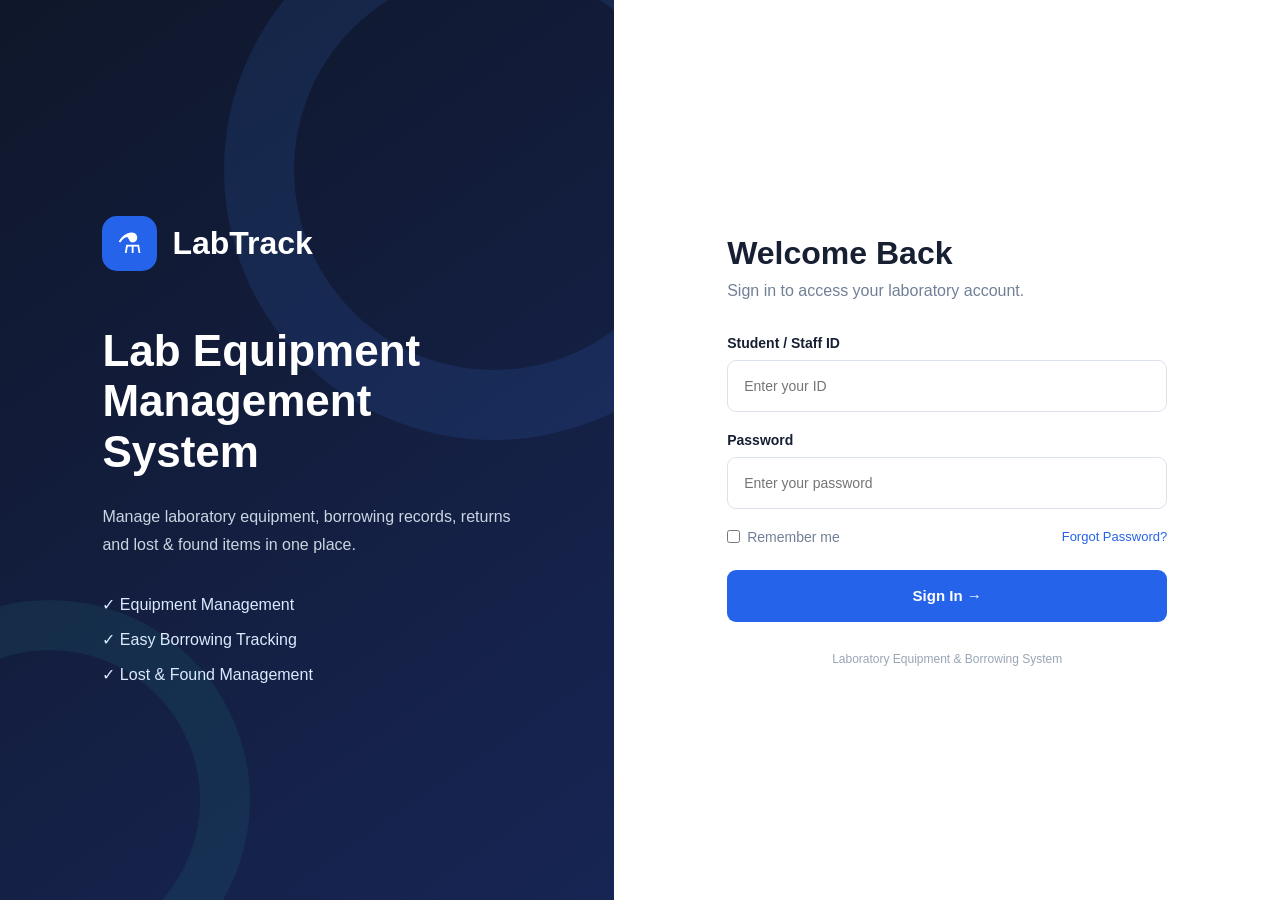
<file: index.html>
<!DOCTYPE html>
<html lang="en">
<head>
    <meta charset="UTF-8">
    <meta name="viewport" content="width=device-width, initial-scale=1.0">
    <title>LabTrack - Login</title>
    <link rel="stylesheet" href="style.css">
</head>

<body class="login-body">

    <div class="login-container">

        <div class="login-left">
            <div class="brand-big">
                <div class="brand-icon">⚗</div>
                <h1>LabTrack</h1>
            </div>

            <h2>Lab Equipment<br>Management System</h2>

            <p>
                Manage laboratory equipment, borrowing records,
                returns and lost & found items in one place.
            </p>

            <div class="login-features">
                <div>✓ Equipment Management</div>
                <div>✓ Easy Borrowing Tracking</div>
                <div>✓ Lost & Found Management</div>
            </div>
        </div>

        <div class="login-right">

            <div class="login-box">

                <div class="mobile-logo">⚗ LabTrack</div>

                <h2>Welcome Back</h2>
                <p class="login-subtitle">Sign in to access your laboratory account.</p>

                <form action="dashboard.html">

                    <label>Student / Staff ID</label>
                    <input type="text" placeholder="Enter your ID" required>

                    <label>Password</label>
                    <input type="password" placeholder="Enter your password" required>

                    <div class="login-options">
                        <label class="remember">
                            <input type="checkbox">
                            Remember me
                        </label>

                        <a href="#">Forgot Password?</a>
                    </div>

                    <button type="submit" class="login-btn">
                        Sign In →
                    </button>

                </form>

                <p class="login-footer">
                    Laboratory Equipment & Borrowing System
                </p>

            </div>

        </div>

    </div>

</body>
</html>
</file>
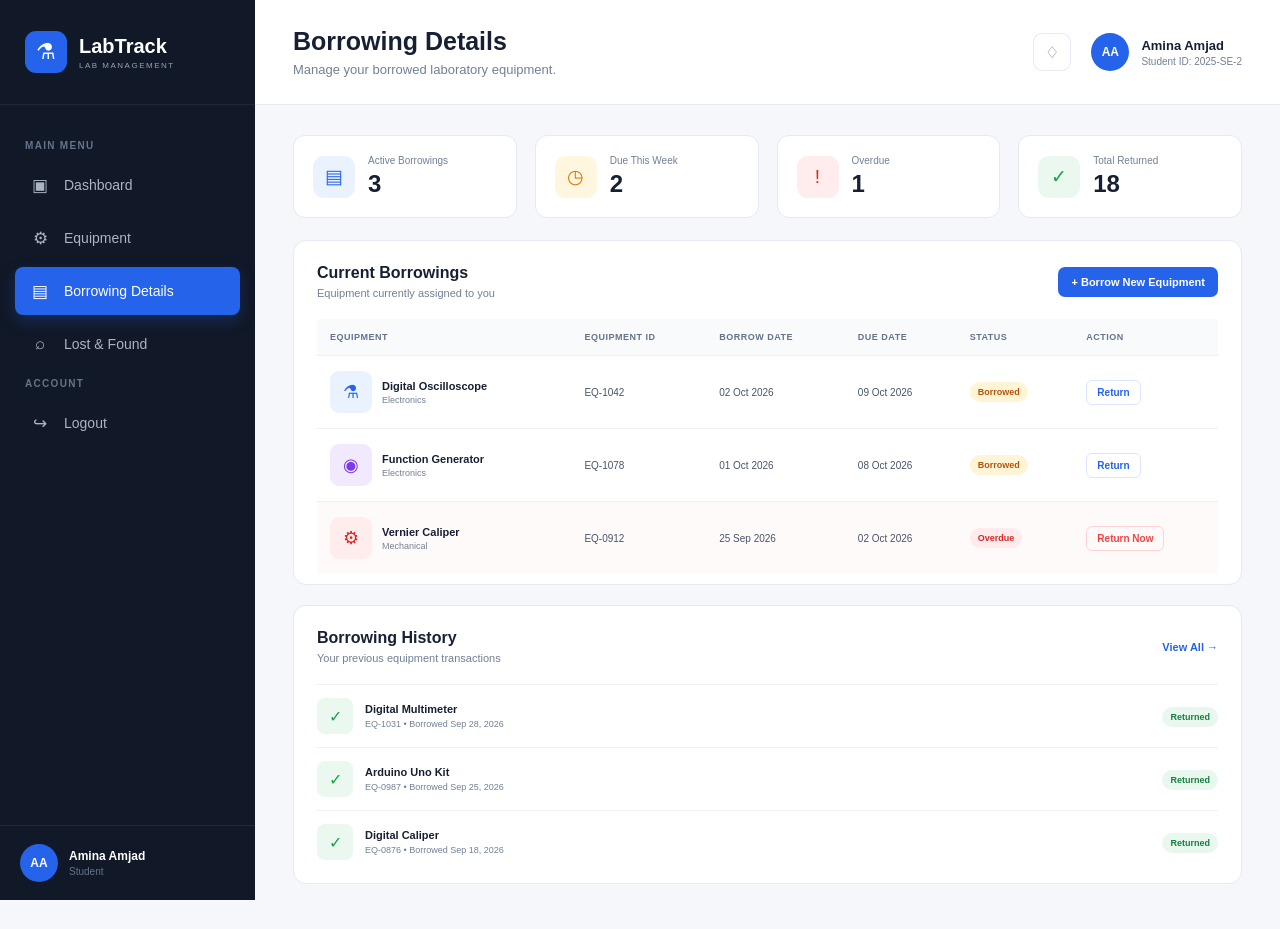
<file: borrowing.html>
<!DOCTYPE html>
<html lang="en">
<head>
    <meta charset="UTF-8">
    <meta name="viewport" content="width=device-width, initial-scale=1.0">
    <title>LabTrack - Borrowing Details</title>
    <link rel="stylesheet" href="style.css">
</head>

<body>

<div class="app">

    <aside class="sidebar">

        <div class="logo">
            <div class="logo-icon">⚗</div>
            <div>
                <h2>LabTrack</h2>
                <span>LAB MANAGEMENT</span>
            </div>
        </div>

        <nav>

            <p class="nav-title">MAIN MENU</p>

            <a href="dashboard.html" class="nav-link">
                <span>▣</span> Dashboard
            </a>

            <a href="equipment.html" class="nav-link">
                <span>⚙</span> Equipment
            </a>

            <a href="borrowing.html" class="nav-link active">
                <span>▤</span> Borrowing Details
            </a>

            <a href="lost-found.html" class="nav-link">
                <span>⌕</span> Lost & Found
            </a>

            <p class="nav-title">ACCOUNT</p>

            <a href="index.html" class="nav-link logout">
                <span>↪</span> Logout
            </a>

        </nav>

        <div class="sidebar-bottom">
            <div class="admin-avatar">AA</div>
            <div>
                <strong>Amina Amjad</strong>
                <small>Student</small>
            </div>
        </div>

    </aside>


    <main class="main">

        <header class="topbar">

            <div>
                <h1>Borrowing Details</h1>
                <p>Manage your borrowed laboratory equipment.</p>
            </div>

            <div class="profile">
                <div class="notification">♢</div>
                <div class="avatar">AA</div>
                <div>
                    <strong>Amina Amjad</strong>
                    <small>Student ID: 2025-SE-2</small>
                </div>
            </div>

        </header>


        <section class="content">

            <!-- SUMMARY -->
            <div class="borrow-summary">

                <div class="summary-card">
                    <div class="summary-icon blue">▤</div>
                    <div>
                        <span>Active Borrowings</span>
                        <strong>3</strong>
                    </div>
                </div>

                <div class="summary-card">
                    <div class="summary-icon orange">◷</div>
                    <div>
                        <span>Due This Week</span>
                        <strong>2</strong>
                    </div>
                </div>

                <div class="summary-card">
                    <div class="summary-icon red">!</div>
                    <div>
                        <span>Overdue</span>
                        <strong>1</strong>
                    </div>
                </div>

                <div class="summary-card">
                    <div class="summary-icon green">✓</div>
                    <div>
                        <span>Total Returned</span>
                        <strong>18</strong>
                    </div>
                </div>

            </div>


            <!-- ACTIVE BORROWINGS -->
            <div class="panel table-panel">

                <div class="panel-header">

                    <div>
                        <h3>Current Borrowings</h3>
                        <p>Equipment currently assigned to you</p>
                    </div>

                    <a href="equipment.html" class="small-action">
                        + Borrow New Equipment
                    </a>

                </div>


                <div class="table-wrapper">

                    <table>

                        <thead>
                            <tr>
                                <th>Equipment</th>
                                <th>Equipment ID</th>
                                <th>Borrow Date</th>
                                <th>Due Date</th>
                                <th>Status</th>
                                <th>Action</th>
                            </tr>
                        </thead>

                        <tbody>

                            <tr>
                                <td>
                                    <div class="table-equipment">
                                        <div class="table-icon blue-bg">⚗</div>
                                        <div>
                                            <strong>Digital Oscilloscope</strong>
                                            <small>Electronics</small>
                                        </div>
                                    </div>
                                </td>

                                <td>EQ-1042</td>
                                <td>02 Oct 2026</td>
                                <td>09 Oct 2026</td>

                                <td>
                                    <span class="badge orange-badge">Borrowed</span>
                                </td>

                                <td>
                                    <a href="#" class="return-btn">Return</a>
                                </td>
                            </tr>


                            <tr>
                                <td>
                                    <div class="table-equipment">
                                        <div class="table-icon purple-bg">◉</div>
                                        <div>
                                            <strong>Function Generator</strong>
                                            <small>Electronics</small>
                                        </div>
                                    </div>
                                </td>

                                <td>EQ-1078</td>
                                <td>01 Oct 2026</td>
                                <td>08 Oct 2026</td>

                                <td>
                                    <span class="badge orange-badge">Borrowed</span>
                                </td>

                                <td>
                                    <a href="#" class="return-btn">Return</a>
                                </td>
                            </tr>


                            <tr class="overdue-row">

                                <td>
                                    <div class="table-equipment">
                                        <div class="table-icon red-bg">⚙</div>
                                        <div>
                                            <strong>Vernier Caliper</strong>
                                            <small>Mechanical</small>
                                        </div>
                                    </div>
                                </td>

                                <td>EQ-0912</td>
                                <td>25 Sep 2026</td>
                                <td>02 Oct 2026</td>

                                <td>
                                    <span class="badge red-badge">Overdue</span>
                                </td>

                                <td>
                                    <a href="#" class="return-btn urgent">Return Now</a>
                                </td>

                            </tr>

                        </tbody>

                    </table>

                </div>

            </div>


            <!-- HISTORY -->
            <div class="panel table-panel history-panel">

                <div class="panel-header">

                    <div>
                        <h3>Borrowing History</h3>
                        <p>Your previous equipment transactions</p>
                    </div>

                    <a href="#">View All →</a>

                </div>


                <div class="history-list">

                    <div class="history-item">

                        <div class="history-icon green-bg">✓</div>

                        <div class="history-info">
                            <strong>Digital Multimeter</strong>
                            <span>EQ-1031 • Borrowed Sep 28, 2026</span>
                        </div>

                        <div>
                            <span class="badge green-badge">Returned</span>
                        </div>

                    </div>


                    <div class="history-item">

                        <div class="history-icon green-bg">✓</div>

                        <div class="history-info">
                            <strong>Arduino Uno Kit</strong>
                            <span>EQ-0987 • Borrowed Sep 25, 2026</span>
                        </div>

                        <div>
                            <span class="badge green-badge">Returned</span>
                        </div>

                    </div>


                    <div class="history-item">

                        <div class="history-icon green-bg">✓</div>

                        <div class="history-info">
                            <strong>Digital Caliper</strong>
                            <span>EQ-0876 • Borrowed Sep 18, 2026</span>
                        </div>

                        <div>
                            <span class="badge green-badge">Returned</span>
                        </div>

                    </div>

                </div>

            </div>

        </section>

    </main>

</div>

</body>
</html>
</file>
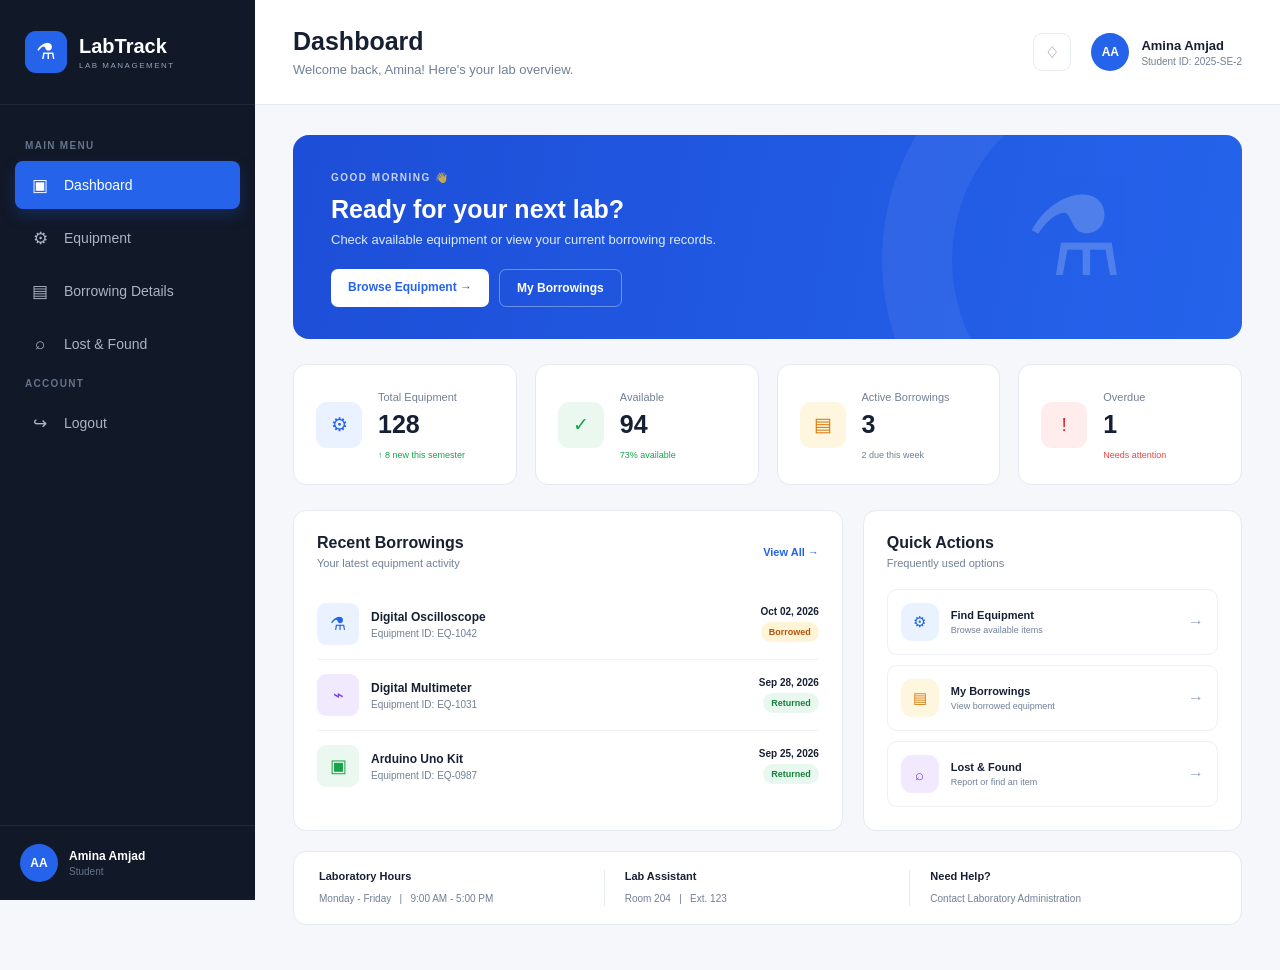
<file: dashboard.html>
<!DOCTYPE html>
<html lang="en">
<head>
    <meta charset="UTF-8">
    <meta name="viewport" content="width=device-width, initial-scale=1.0">
    <title>LabTrack - Dashboard</title>
    <link rel="stylesheet" href="style.css">
</head>

<body>

<div class="app">

    <!-- SIDEBAR -->
    <aside class="sidebar">

        <div class="logo">
            <div class="logo-icon">⚗</div>
            <div>
                <h2>LabTrack</h2>
                <span>LAB MANAGEMENT</span>
            </div>
        </div>

        <nav>

            <p class="nav-title">MAIN MENU</p>

            <a href="dashboard.html" class="nav-link active">
                <span>▣</span> Dashboard
            </a>

            <a href="equipment.html" class="nav-link">
                <span>⚙</span> Equipment
            </a>

            <a href="borrowing.html" class="nav-link">
                <span>▤</span> Borrowing Details
            </a>

            <a href="lost-found.html" class="nav-link">
                <span>⌕</span> Lost & Found
            </a>

            <p class="nav-title">ACCOUNT</p>

            <a href="index.html" class="nav-link logout">
                <span>↪</span> Logout
            </a>

        </nav>

        <div class="sidebar-bottom">
            <div class="admin-avatar">AA</div>
            <div>
                <strong>Amina Amjad</strong>
                <small>Student</small>
            </div>
        </div>

    </aside>


    <!-- MAIN -->
    <main class="main">

        <header class="topbar">

            <div>
                <h1>Dashboard</h1>
                <p>Welcome back, Amina! Here's your lab overview.</p>
            </div>

            <div class="profile">
                <div class="notification">♢</div>
                <div class="avatar">AA</div>
                <div>
                    <strong>Amina Amjad</strong>
                    <small>Student ID: 2025-SE-2</small>
                </div>
            </div>

        </header>


        <section class="content">

            <!-- WELCOME -->
            <div class="welcome-card">

                <div>
                    <span class="welcome-label">GOOD MORNING 👋</span>
                    <h2>Ready for your next lab?</h2>
                    <p>
                        Check available equipment or view your current borrowing records.
                    </p>

                    <div class="welcome-buttons">
                        <a href="equipment.html" class="primary-btn">
                            Browse Equipment →
                        </a>

                        <a href="borrowing.html" class="secondary-btn">
                            My Borrowings
                        </a>
                    </div>
                </div>

                <div class="welcome-icon">
                    ⚗
                </div>

            </div>


            <!-- STATS -->
            <div class="stats-grid">

                <div class="stat-card">
                    <div class="stat-icon blue">⚙</div>
                    <div>
                        <span>Total Equipment</span>
                        <h2>128</h2>
                        <small class="positive">↑ 8 new this semester</small>
                    </div>
                </div>

                <div class="stat-card">
                    <div class="stat-icon green">✓</div>
                    <div>
                        <span>Available</span>
                        <h2>94</h2>
                        <small class="positive">73% available</small>
                    </div>
                </div>

                <div class="stat-card">
                    <div class="stat-icon orange">▤</div>
                    <div>
                        <span>Active Borrowings</span>
                        <h2>3</h2>
                        <small>2 due this week</small>
                    </div>
                </div>

                <div class="stat-card">
                    <div class="stat-icon red">!</div>
                    <div>
                        <span>Overdue</span>
                        <h2>1</h2>
                        <small class="danger">Needs attention</small>
                    </div>
                </div>

            </div>


            <!-- LOWER CONTENT -->
            <div class="dashboard-grid">

                <!-- RECENT -->
                <div class="panel">

                    <div class="panel-header">
                        <div>
                            <h3>Recent Borrowings</h3>
                            <p>Your latest equipment activity</p>
                        </div>

                        <a href="borrowing.html">View All →</a>
                    </div>

                    <div class="activity">

                        <div class="activity-row">
                            <div class="equipment-small blue-bg">⚗</div>
                            <div class="activity-info">
                                <strong>Digital Oscilloscope</strong>
                                <span>Equipment ID: EQ-1042</span>
                            </div>
                            <div class="activity-date">
                                <strong>Oct 02, 2026</strong>
                                <span class="badge orange-badge">Borrowed</span>
                            </div>
                        </div>

                        <div class="activity-row">
                            <div class="equipment-small purple-bg">⌁</div>
                            <div class="activity-info">
                                <strong>Digital Multimeter</strong>
                                <span>Equipment ID: EQ-1031</span>
                            </div>
                            <div class="activity-date">
                                <strong>Sep 28, 2026</strong>
                                <span class="badge green-badge">Returned</span>
                            </div>
                        </div>

                        <div class="activity-row">
                            <div class="equipment-small green-bg">▣</div>
                            <div class="activity-info">
                                <strong>Arduino Uno Kit</strong>
                                <span>Equipment ID: EQ-0987</span>
                            </div>
                            <div class="activity-date">
                                <strong>Sep 25, 2026</strong>
                                <span class="badge green-badge">Returned</span>
                            </div>
                        </div>

                    </div>

                </div>


                <!-- QUICK ACTIONS -->
                <div class="panel">

                    <div class="panel-header">
                        <div>
                            <h3>Quick Actions</h3>
                            <p>Frequently used options</p>
                        </div>
                    </div>

                    <div class="quick-actions">

                        <a href="equipment.html" class="quick-card">
                            <div class="quick-icon blue">⚙</div>
                            <div>
                                <strong>Find Equipment</strong>
                                <span>Browse available items</span>
                            </div>
                            <b>→</b>
                        </a>

                        <a href="borrowing.html" class="quick-card">
                            <div class="quick-icon orange">▤</div>
                            <div>
                                <strong>My Borrowings</strong>
                                <span>View borrowed equipment</span>
                            </div>
                            <b>→</b>
                        </a>

                        <a href="lost-found.html" class="quick-card">
                            <div class="quick-icon purple">⌕</div>
                            <div>
                                <strong>Lost & Found</strong>
                                <span>Report or find an item</span>
                            </div>
                            <b>→</b>
                        </a>

                    </div>

                </div>

            </div>


            <!-- FOOTER INFO -->
            <div class="info-strip">
                <div>
                    <strong>Laboratory Hours</strong>
                    <span>Monday - Friday &nbsp; | &nbsp; 9:00 AM - 5:00 PM</span>
                </div>

                <div>
                    <strong>Lab Assistant</strong>
                    <span>Room 204 &nbsp; | &nbsp; Ext. 123</span>
                </div>

                <div>
                    <strong>Need Help?</strong>
                    <span>Contact Laboratory Administration</span>
                </div>
            </div>

        </section>

    </main>

</div>

</body>
</html>
</file>
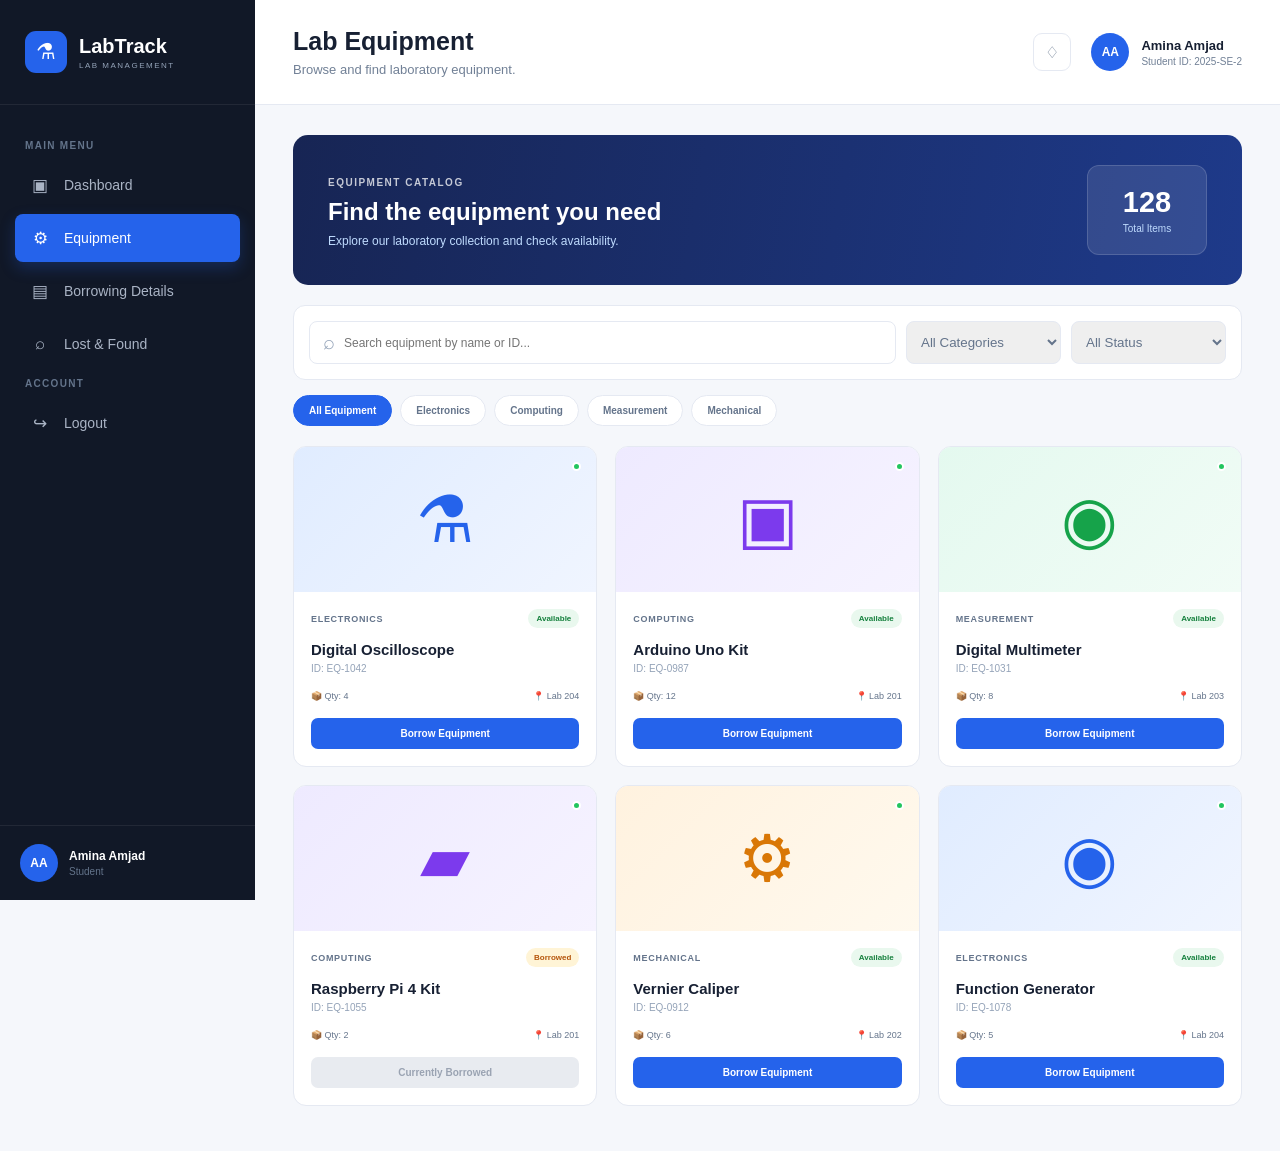
<file: equipment.html>
<!DOCTYPE html>
<html lang="en">
<head>
    <meta charset="UTF-8">
    <meta name="viewport" content="width=device-width, initial-scale=1.0">
    <title>LabTrack - Equipment</title>
    <link rel="stylesheet" href="style.css">
</head>

<body>

<div class="app">

    <aside class="sidebar">

        <div class="logo">
            <div class="logo-icon">⚗</div>
            <div>
                <h2>LabTrack</h2>
                <span>LAB MANAGEMENT</span>
            </div>
        </div>

        <nav>

            <p class="nav-title">MAIN MENU</p>

            <a href="dashboard.html" class="nav-link">
                <span>▣</span> Dashboard
            </a>

            <a href="equipment.html" class="nav-link active">
                <span>⚙</span> Equipment
            </a>

            <a href="borrowing.html" class="nav-link">
                <span>▤</span> Borrowing Details
            </a>

            <a href="lost-found.html" class="nav-link">
                <span>⌕</span> Lost & Found
            </a>

            <p class="nav-title">ACCOUNT</p>

            <a href="index.html" class="nav-link logout">
                <span>↪</span> Logout
            </a>

        </nav>

        <div class="sidebar-bottom">
            <div class="admin-avatar">AA</div>
            <div>
                <strong>Amina Amjad</strong>
                <small>Student</small>
            </div>
        </div>

    </aside>


    <main class="main">

        <header class="topbar">

            <div>
                <h1>Lab Equipment</h1>
                <p>Browse and find laboratory equipment.</p>
            </div>

            <div class="profile">
                <div class="notification">♢</div>
                <div class="avatar">AA</div>
                <div>
                    <strong>Amina Amjad</strong>
                    <small>Student ID: 2025-SE-2</small>
                </div>
            </div>

        </header>


        <section class="content">

            <!-- EQUIPMENT HEADER -->
            <div class="page-banner">

                <div>
                    <span class="banner-label">EQUIPMENT CATALOG</span>
                    <h2>Find the equipment you need</h2>
                    <p>Explore our laboratory collection and check availability.</p>
                </div>

                <div class="banner-number">
                    <strong>128</strong>
                    <span>Total Items</span>
                </div>

            </div>


            <!-- SEARCH -->
            <div class="search-section">

                <div class="search-box">
                    <span>⌕</span>
                    <input type="text" placeholder="Search equipment by name or ID...">
                </div>

                <select>
                    <option>All Categories</option>
                    <option>Electronics</option>
                    <option>Computing</option>
                    <option>Mechanical</option>
                    <option>Measurement</option>
                </select>

                <select>
                    <option>All Status</option>
                    <option>Available</option>
                    <option>Borrowed</option>
                </select>

            </div>


            <!-- CATEGORY TABS -->
            <div class="category-tabs">

                <a href="#" class="category active-category">All Equipment</a>
                <a href="#" class="category">Electronics</a>
                <a href="#" class="category">Computing</a>
                <a href="#" class="category">Measurement</a>
                <a href="#" class="category">Mechanical</a>

            </div>


            <!-- EQUIPMENT CARDS -->
            <div class="equipment-grid">

                <div class="equipment-card">

                    <div class="equipment-image microscope">
                        ⚗
                        <span class="available-dot"></span>
                    </div>

                    <div class="equipment-content">

                        <div class="card-top">
                            <span class="equipment-category">Electronics</span>
                            <span class="status available">Available</span>
                        </div>

                        <h3>Digital Oscilloscope</h3>

                        <p class="equipment-id">ID: EQ-1042</p>

                        <div class="equipment-details">
                            <span>📦 Qty: 4</span>
                            <span>📍 Lab 204</span>
                        </div>

                        <a href="#" class="borrow-btn">Borrow Equipment</a>

                    </div>

                </div>


                <div class="equipment-card">

                    <div class="equipment-image laptop">
                        ▣
                        <span class="available-dot"></span>
                    </div>

                    <div class="equipment-content">

                        <div class="card-top">
                            <span class="equipment-category">Computing</span>
                            <span class="status available">Available</span>
                        </div>

                        <h3>Arduino Uno Kit</h3>

                        <p class="equipment-id">ID: EQ-0987</p>

                        <div class="equipment-details">
                            <span>📦 Qty: 12</span>
                            <span>📍 Lab 201</span>
                        </div>

                        <a href="#" class="borrow-btn">Borrow Equipment</a>

                    </div>

                </div>


                <div class="equipment-card">

                    <div class="equipment-image meter">
                        ◉
                        <span class="available-dot"></span>
                    </div>

                    <div class="equipment-content">

                        <div class="card-top">
                            <span class="equipment-category">Measurement</span>
                            <span class="status available">Available</span>
                        </div>

                        <h3>Digital Multimeter</h3>

                        <p class="equipment-id">ID: EQ-1031</p>

                        <div class="equipment-details">
                            <span>📦 Qty: 8</span>
                            <span>📍 Lab 203</span>
                        </div>

                        <a href="#" class="borrow-btn">Borrow Equipment</a>

                    </div>

                </div>


                <div class="equipment-card">

                    <div class="equipment-image laptop">
                        ▰
                        <span class="available-dot"></span>
                    </div>

                    <div class="equipment-content">

                        <div class="card-top">
                            <span class="equipment-category">Computing</span>
                            <span class="status borrowed">Borrowed</span>
                        </div>

                        <h3>Raspberry Pi 4 Kit</h3>

                        <p class="equipment-id">ID: EQ-1055</p>

                        <div class="equipment-details">
                            <span>📦 Qty: 2</span>
                            <span>📍 Lab 201</span>
                        </div>

                        <a href="#" class="borrow-btn disabled-btn">Currently Borrowed</a>

                    </div>

                </div>


                <div class="equipment-card">

                    <div class="equipment-image mechanical">
                        ⚙
                        <span class="available-dot"></span>
                    </div>

                    <div class="equipment-content">

                        <div class="card-top">
                            <span class="equipment-category">Mechanical</span>
                            <span class="status available">Available</span>
                        </div>

                        <h3>Vernier Caliper</h3>

                        <p class="equipment-id">ID: EQ-0912</p>

                        <div class="equipment-details">
                            <span>📦 Qty: 6</span>
                            <span>📍 Lab 202</span>
                        </div>

                        <a href="#" class="borrow-btn">Borrow Equipment</a>

                    </div>

                </div>


                <div class="equipment-card">

                    <div class="equipment-image microscope">
                        ◉
                        <span class="available-dot"></span>
                    </div>

                    <div class="equipment-content">

                        <div class="card-top">
                            <span class="equipment-category">Electronics</span>
                            <span class="status available">Available</span>
                        </div>

                        <h3>Function Generator</h3>

                        <p class="equipment-id">ID: EQ-1078</p>

                        <div class="equipment-details">
                            <span>📦 Qty: 5</span>
                            <span>📍 Lab 204</span>
                        </div>

                        <a href="#" class="borrow-btn">Borrow Equipment</a>

                    </div>

                </div>

            </div>

        </section>

    </main>

</div>

</body>
</html>
</file>
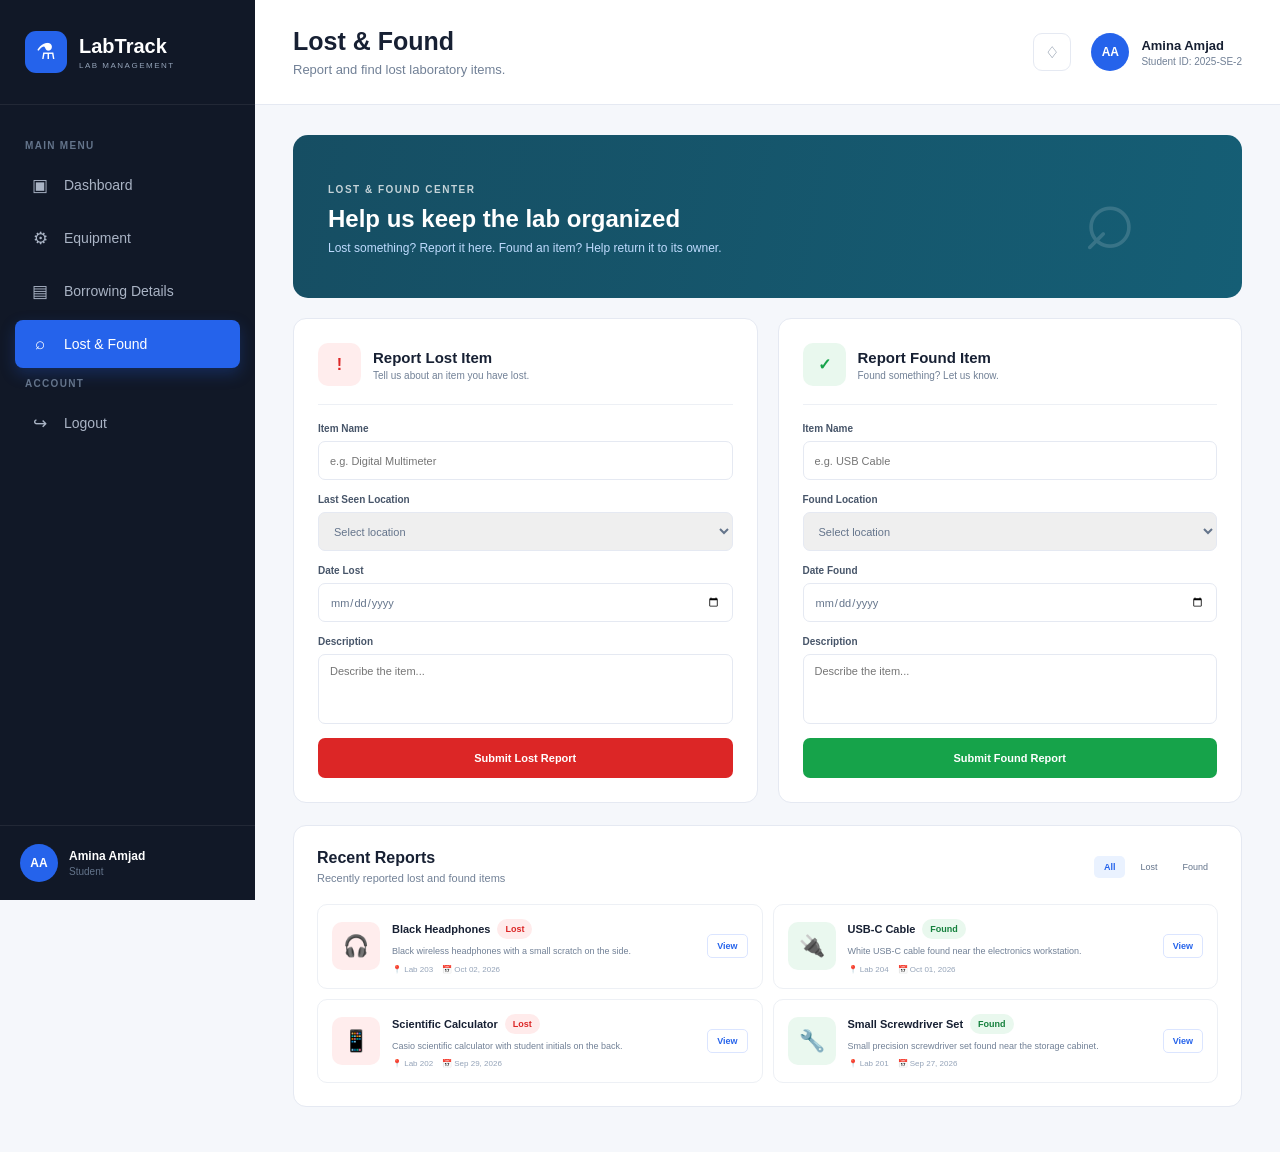
<file: lost-found.html>
<!DOCTYPE html>
<html lang="en">
<head>
    <meta charset="UTF-8">
    <meta name="viewport" content="width=device-width, initial-scale=1.0">
    <title>LabTrack - Lost & Found</title>
    <link rel="stylesheet" href="style.css">
</head>

<body>

<div class="app">

    <aside class="sidebar">

        <div class="logo">
            <div class="logo-icon">⚗</div>
            <div>
                <h2>LabTrack</h2>
                <span>LAB MANAGEMENT</span>
            </div>
        </div>

        <nav>

            <p class="nav-title">MAIN MENU</p>

            <a href="dashboard.html" class="nav-link">
                <span>▣</span> Dashboard
            </a>

            <a href="equipment.html" class="nav-link">
                <span>⚙</span> Equipment
            </a>

            <a href="borrowing.html" class="nav-link">
                <span>▤</span> Borrowing Details
            </a>

            <a href="lost-found.html" class="nav-link active">
                <span>⌕</span> Lost & Found
            </a>

            <p class="nav-title">ACCOUNT</p>

            <a href="index.html" class="nav-link logout">
                <span>↪</span> Logout
            </a>

        </nav>

        <div class="sidebar-bottom">
            <div class="admin-avatar">AA</div>
            <div>
                <strong>Amina Amjad</strong>
                <small>Student</small>
            </div>
        </div>

    </aside>


    <main class="main">

        <header class="topbar">

            <div>
                <h1>Lost & Found</h1>
                <p>Report and find lost laboratory items.</p>
            </div>

            <div class="profile">
                <div class="notification">♢</div>
                <div class="avatar">AA</div>
                <div>
                    <strong>Amina Amjad</strong>
                    <small>Student ID: 2025-SE-2</small>
                </div>
            </div>

        </header>


        <section class="content">

            <!-- HERO -->
            <div class="lost-hero">

                <div>
                    <span class="banner-label">LOST & FOUND CENTER</span>
                    <h2>Help us keep the lab organized</h2>
                    <p>
                        Lost something? Report it here. Found an item?
                        Help return it to its owner.
                    </p>
                </div>

                <div class="lost-symbol">
                    ⌕
                </div>

            </div>


            <!-- REPORT FORMS -->
            <div class="report-grid">

                <div class="report-card lost-card">

                    <div class="report-heading">
                        <div class="report-icon red-icon">!</div>
                        <div>
                            <h3>Report Lost Item</h3>
                            <p>Tell us about an item you have lost.</p>
                        </div>
                    </div>

                    <form>

                        <label>Item Name</label>
                        <input type="text" placeholder="e.g. Digital Multimeter">

                        <label>Last Seen Location</label>
                        <select>
                            <option>Select location</option>
                            <option>Lab 201</option>
                            <option>Lab 202</option>
                            <option>Lab 203</option>
                            <option>Lab 204</option>
                            <option>Laboratory Corridor</option>
                        </select>

                        <label>Date Lost</label>
                        <input type="date">

                        <label>Description</label>
                        <textarea placeholder="Describe the item..."></textarea>

                        <button type="submit" class="report-btn red-btn">
                            Submit Lost Report
                        </button>

                    </form>

                </div>


                <div class="report-card found-card">

                    <div class="report-heading">
                        <div class="report-icon green-icon">✓</div>
                        <div>
                            <h3>Report Found Item</h3>
                            <p>Found something? Let us know.</p>
                        </div>
                    </div>

                    <form>

                        <label>Item Name</label>
                        <input type="text" placeholder="e.g. USB Cable">

                        <label>Found Location</label>
                        <select>
                            <option>Select location</option>
                            <option>Lab 201</option>
                            <option>Lab 202</option>
                            <option>Lab 203</option>
                            <option>Lab 204</option>
                            <option>Laboratory Corridor</option>
                        </select>

                        <label>Date Found</label>
                        <input type="date">

                        <label>Description</label>
                        <textarea placeholder="Describe the item..."></textarea>

                        <button type="submit" class="report-btn green-btn">
                            Submit Found Report
                        </button>

                    </form>

                </div>

            </div>


            <!-- REPORTS -->
            <div class="panel">

                <div class="panel-header">

                    <div>
                        <h3>Recent Reports</h3>
                        <p>Recently reported lost and found items</p>
                    </div>

                    <div class="report-filter">
                        <a href="#" class="filter-active">All</a>
                        <a href="#">Lost</a>
                        <a href="#">Found</a>
                    </div>

                </div>


                <div class="lost-items-grid">

                    <div class="lost-item">

                        <div class="lost-item-icon red-bg">🎧</div>

                        <div class="lost-item-info">

                            <div class="item-title">
                                <h4>Black Headphones</h4>
                                <span class="badge red-badge">Lost</span>
                            </div>

                            <p>
                                Black wireless headphones with a small
                                scratch on the side.
                            </p>

                            <div class="item-meta">
                                📍 Lab 203 &nbsp;&nbsp; 📅 Oct 02, 2026
                            </div>

                        </div>

                        <a href="#" class="contact-btn">View</a>

                    </div>


                    <div class="lost-item">

                        <div class="lost-item-icon green-bg">🔌</div>

                        <div class="lost-item-info">

                            <div class="item-title">
                                <h4>USB-C Cable</h4>
                                <span class="badge green-badge">Found</span>
                            </div>

                            <p>
                                White USB-C cable found near the
                                electronics workstation.
                            </p>

                            <div class="item-meta">
                                📍 Lab 204 &nbsp;&nbsp; 📅 Oct 01, 2026
                            </div>

                        </div>

                        <a href="#" class="contact-btn">View</a>

                    </div>


                    <div class="lost-item">

                        <div class="lost-item-icon red-bg">📱</div>

                        <div class="lost-item-info">

                            <div class="item-title">
                                <h4>Scientific Calculator</h4>
                                <span class="badge red-badge">Lost</span>
                            </div>

                            <p>
                                Casio scientific calculator with
                                student initials on the back.
                            </p>

                            <div class="item-meta">
                                📍 Lab 202 &nbsp;&nbsp; 📅 Sep 29, 2026
                            </div>

                        </div>

                        <a href="#" class="contact-btn">View</a>

                    </div>


                    <div class="lost-item">

                        <div class="lost-item-icon green-bg">🔧</div>

                        <div class="lost-item-info">

                            <div class="item-title">
                                <h4>Small Screwdriver Set</h4>
                                <span class="badge green-badge">Found</span>
                            </div>

                            <p>
                                Small precision screwdriver set
                                found near the storage cabinet.
                            </p>

                            <div class="item-meta">
                                📍 Lab 201 &nbsp;&nbsp; 📅 Sep 27, 2026
                            </div>

                        </div>

                        <a href="#" class="contact-btn">View</a>

                    </div>

                </div>

            </div>

        </section>

    </main>

</div>

</body>
</html>
</file>
<file: style.css>
* {
    margin: 0;
    padding: 0;
    box-sizing: border-box;
}

:root {
    --primary: #2563eb;
    --primary-dark: #1d4ed8;
    --navy: #0f172a;
    --sidebar: #111827;
    --background: #f5f7fb;
    --white: #ffffff;
    --text: #172033;
    --muted: #718096;
    --border: #e5e9f2;
    --green: #16a34a;
    --orange: #f59e0b;
    --red: #ef4444;
    --purple: #8b5cf6;
}

body {
    font-family: Arial, Helvetica, sans-serif;
    background: var(--background);
    color: var(--text);
}


/* =========================================
   LOGIN PAGE
========================================= */

.login-body {
    min-height: 100vh;
    background: #eef4ff;
}

.login-container {
    min-height: 100vh;
    display: flex;
}

.login-left {
    width: 48%;
    background: linear-gradient(145deg, #0f172a, #172554);
    color: white;
    padding: 80px 8%;
    display: flex;
    flex-direction: column;
    justify-content: center;
    position: relative;
    overflow: hidden;
}

.login-left::before {
    content: "";
    position: absolute;
    width: 400px;
    height: 400px;
    border: 70px solid rgba(59, 130, 246, 0.12);
    border-radius: 50%;
    right: -150px;
    top: -100px;
}

.login-left::after {
    content: "";
    position: absolute;
    width: 300px;
    height: 300px;
    border: 50px solid rgba(45, 212, 191, 0.08);
    border-radius: 50%;
    left: -150px;
    bottom: -100px;
}

.brand-big {
    display: flex;
    align-items: center;
    gap: 15px;
    margin-bottom: 55px;
    position: relative;
    z-index: 2;
}

.brand-icon {
    width: 55px;
    height: 55px;
    border-radius: 15px;
    background: #2563eb;
    display: flex;
    justify-content: center;
    align-items: center;
    font-size: 28px;
}

.brand-big h1 {
    font-size: 32px;
}

.login-left h2 {
    font-size: 44px;
    line-height: 1.15;
    margin-bottom: 25px;
    position: relative;
    z-index: 2;
}

.login-left > p {
    max-width: 500px;
    color: #cbd5e1;
    line-height: 1.8;
    font-size: 16px;
    position: relative;
    z-index: 2;
}

.login-features {
    margin-top: 35px;
    display: flex;
    flex-direction: column;
    gap: 16px;
    color: #dbeafe;
    position: relative;
    z-index: 2;
}

.login-right {
    width: 52%;
    display: flex;
    align-items: center;
    justify-content: center;
    background: white;
}

.login-box {
    width: 440px;
}

.mobile-logo {
    color: var(--primary);
    font-size: 22px;
    font-weight: bold;
    margin-bottom: 50px;
    display: none;
}

.login-box h2 {
    font-size: 32px;
    margin-bottom: 10px;
}

.login-subtitle {
    color: var(--muted);
    margin-bottom: 35px;
}

.login-box form {
    display: flex;
    flex-direction: column;
}

.login-box label {
    font-size: 14px;
    font-weight: bold;
    margin-bottom: 9px;
}

.login-box input[type="text"],
.login-box input[type="password"] {
    width: 100%;
    height: 52px;
    border: 1px solid #dce2ec;
    border-radius: 9px;
    padding: 0 16px;
    font-size: 14px;
    margin-bottom: 20px;
    outline: none;
}

.login-box input:focus {
    border-color: var(--primary);
}

.login-options {
    display: flex;
    justify-content: space-between;
    align-items: center;
    margin-bottom: 25px;
}

.remember {
    display: flex !important;
    gap: 7px;
    align-items: center;
    margin: 0 !important;
    font-weight: normal !important;
    color: var(--muted);
}

.login-options a {
    text-decoration: none;
    color: var(--primary);
    font-size: 13px;
}

.login-btn {
    height: 52px;
    border: none;
    border-radius: 9px;
    background: var(--primary);
    color: white;
    font-size: 15px;
    font-weight: bold;
    cursor: pointer;
}

.login-btn:hover {
    background: var(--primary-dark);
}

.login-footer {
    text-align: center;
    color: #9aa5b5;
    font-size: 12px;
    margin-top: 30px;
}


/* =========================================
   MAIN APP
========================================= */

.app {
    min-height: 100vh;
    display: flex;
}

.sidebar {
    width: 255px;
    min-height: 100vh;
    background: var(--sidebar);
    color: white;
    position: fixed;
    left: 0;
    top: 0;
    bottom: 0;
    display: flex;
    flex-direction: column;
    z-index: 10;
}

.logo {
    height: 105px;
    display: flex;
    align-items: center;
    gap: 12px;
    padding: 0 25px;
    border-bottom: 1px solid rgba(255,255,255,0.07);
}

.logo-icon {
    width: 42px;
    height: 42px;
    background: var(--primary);
    border-radius: 11px;
    display: flex;
    justify-content: center;
    align-items: center;
    font-size: 22px;
}

.logo h2 {
    font-size: 20px;
}

.logo span {
    display: block;
    font-size: 8px;
    letter-spacing: 1.5px;
    color: #94a3b8;
    margin-top: 3px;
}

nav {
    padding: 25px 15px;
}

.nav-title {
    color: #64748b;
    font-size: 10px;
    font-weight: bold;
    letter-spacing: 1.3px;
    margin: 10px 10px 10px;
}

.nav-link {
    color: #aab4c5;
    text-decoration: none;
    height: 48px;
    display: flex;
    align-items: center;
    gap: 14px;
    padding: 0 15px;
    border-radius: 8px;
    margin-bottom: 5px;
    font-size: 14px;
    transition: 0.2s;
}

.nav-link span {
    width: 20px;
    text-align: center;
    font-size: 17px;
}

.nav-link:hover {
    background: #1e293b;
    color: white;
}

.nav-link.active {
    background: var(--primary);
    color: white;
    box-shadow: 0 6px 15px rgba(37, 99, 235, 0.25);
}

.nav-link.logout {
    margin-top: 10px;
}

.sidebar-bottom {
    margin-top: auto;
    border-top: 1px solid rgba(255,255,255,0.07);
    padding: 18px 20px;
    display: flex;
    align-items: center;
    gap: 11px;
}

.admin-avatar,
.avatar {
    width: 38px;
    height: 38px;
    background: #2563eb;
    border-radius: 50%;
    display: flex;
    align-items: center;
    justify-content: center;
    color: white;
    font-weight: bold;
    font-size: 12px;
}

.sidebar-bottom strong {
    display: block;
    font-size: 12px;
}

.sidebar-bottom small {
    display: block;
    color: #64748b;
    font-size: 10px;
    margin-top: 3px;
}

.main {
    margin-left: 255px;
    width: calc(100% - 255px);
    min-height: 100vh;
}

.topbar {
    height: 105px;
    background: white;
    border-bottom: 1px solid var(--border);
    padding: 0 38px;
    display: flex;
    align-items: center;
    justify-content: space-between;
}

.topbar h1 {
    font-size: 25px;
    margin-bottom: 6px;
}

.topbar p {
    color: var(--muted);
    font-size: 13px;
}

.profile {
    display: flex;
    align-items: center;
    gap: 12px;
}

.notification {
    width: 38px;
    height: 38px;
    border: 1px solid var(--border);
    border-radius: 9px;
    display: flex;
    justify-content: center;
    align-items: center;
    color: var(--muted);
    margin-right: 8px;
}

.profile strong {
    display: block;
    font-size: 13px;
}

.profile small {
    display: block;
    color: var(--muted);
    font-size: 10px;
    margin-top: 3px;
}

.content {
    padding: 30px 38px 45px;
}


/* =========================================
   DASHBOARD
========================================= */

.welcome-card {
    background: linear-gradient(100deg, #1d4ed8, #2563eb);
    min-height: 185px;
    border-radius: 16px;
    color: white;
    padding: 32px 38px;
    display: flex;
    align-items: center;
    justify-content: space-between;
    position: relative;
    overflow: hidden;
    margin-bottom: 25px;
}

.welcome-card::after {
    content: "";
    position: absolute;
    width: 350px;
    height: 350px;
    border: 70px solid rgba(255,255,255,0.06);
    border-radius: 50%;
    right: -130px;
    top: -120px;
}

.welcome-label,
.banner-label {
    font-size: 10px;
    letter-spacing: 1.5px;
    font-weight: bold;
    opacity: 0.75;
}

.welcome-card h2 {
    font-size: 25px;
    margin: 10px 0 8px;
}

.welcome-card p {
    color: #dbeafe;
    font-size: 13px;
}

.welcome-buttons {
    display: flex;
    gap: 10px;
    margin-top: 22px;
}

.primary-btn,
.secondary-btn {
    text-decoration: none;
    padding: 11px 17px;
    border-radius: 7px;
    font-size: 12px;
    font-weight: bold;
}

.primary-btn {
    color: var(--primary);
    background: white;
}

.secondary-btn {
    color: white;
    border: 1px solid rgba(255,255,255,0.35);
}

.welcome-icon {
    position: relative;
    z-index: 2;
    font-size: 110px;
    opacity: 0.2;
    margin-right: 80px;
}

.stats-grid {
    display: grid;
    grid-template-columns: repeat(4, 1fr);
    gap: 18px;
    margin-bottom: 25px;
}

.stat-card {
    background: white;
    border: 1px solid var(--border);
    border-radius: 13px;
    padding: 22px;
    display: flex;
    gap: 16px;
    align-items: center;
}

.stat-icon,
.quick-icon,
.summary-icon {
    width: 46px;
    height: 46px;
    min-width: 46px;
    border-radius: 11px;
    display: flex;
    justify-content: center;
    align-items: center;
    font-size: 19px;
}

.blue {
    background: #eaf2ff;
    color: #2563eb;
}

.green {
    background: #eaf8ef;
    color: #16a34a;
}

.orange {
    background: #fff6df;
    color: #d97706;
}

.red {
    background: #ffeded;
    color: #dc2626;
}

.purple {
    background: #f1eaff;
    color: #7c3aed;
}

.stat-card span {
    color: var(--muted);
    font-size: 11px;
}

.stat-card h2 {
    font-size: 25px;
    margin: 5px 0;
}

.stat-card small {
    color: var(--muted);
    font-size: 9px;
}

.positive {
    color: var(--green) !important;
}

.danger {
    color: var(--red) !important;
}

.dashboard-grid {
    display: grid;
    grid-template-columns: 1.45fr 1fr;
    gap: 20px;
}

.panel {
    background: white;
    border: 1px solid var(--border);
    border-radius: 13px;
    padding: 23px;
}

.panel-header {
    display: flex;
    align-items: center;
    justify-content: space-between;
    margin-bottom: 20px;
}

.panel-header h3 {
    font-size: 16px;
    margin-bottom: 5px;
}

.panel-header p {
    color: var(--muted);
    font-size: 11px;
}

.panel-header > a {
    color: var(--primary);
    text-decoration: none;
    font-size: 11px;
    font-weight: bold;
}

.activity-row {
    display: flex;
    align-items: center;
    padding: 14px 0;
    border-bottom: 1px solid #eef1f6;
}

.activity-row:last-child {
    border-bottom: none;
}

.equipment-small,
.table-icon {
    width: 42px;
    height: 42px;
    min-width: 42px;
    border-radius: 9px;
    display: flex;
    justify-content: center;
    align-items: center;
    font-size: 18px;
}

.blue-bg {
    background: #eaf2ff;
    color: #2563eb;
}

.purple-bg {
    background: #f1eaff;
    color: #7c3aed;
}

.green-bg {
    background: #eaf8ef;
    color: #16a34a;
}

.red-bg {
    background: #ffeded;
    color: #dc2626;
}

.activity-info {
    margin-left: 12px;
    flex: 1;
}

.activity-info strong {
    display: block;
    font-size: 12px;
}

.activity-info span {
    color: var(--muted);
    font-size: 10px;
    display: block;
    margin-top: 4px;
}

.activity-date {
    text-align: right;
}

.activity-date strong {
    display: block;
    font-size: 10px;
}

.activity-date span {
    margin-top: 5px;
    display: inline-block;
}

.badge {
    padding: 5px 8px;
    border-radius: 20px;
    font-size: 9px;
    font-weight: bold;
    display: inline-block;
}

.orange-badge {
    color: #b45309;
    background: #fff4d6;
}

.green-badge {
    color: #15803d;
    background: #e9f8ee;
}

.red-badge {
    color: #dc2626;
    background: #ffebeb;
}

.quick-actions {
    display: flex;
    flex-direction: column;
    gap: 10px;
}

.quick-card {
    display: flex;
    align-items: center;
    gap: 12px;
    border: 1px solid #edf0f5;
    padding: 13px;
    border-radius: 10px;
    text-decoration: none;
    color: var(--text);
    transition: 0.2s;
}

.quick-card:hover {
    border-color: #bfdbfe;
    transform: translateY(-1px);
}

.quick-card .quick-icon {
    width: 38px;
    height: 38px;
    min-width: 38px;
    font-size: 15px;
}

.quick-card div:nth-child(2) {
    flex: 1;
}

.quick-card strong {
    display: block;
    font-size: 11px;
}

.quick-card span {
    display: block;
    color: var(--muted);
    font-size: 9px;
    margin-top: 4px;
}

.quick-card b {
    color: #94a3b8;
}

.info-strip {
    margin-top: 20px;
    background: white;
    border: 1px solid var(--border);
    border-radius: 13px;
    padding: 18px 25px;
    display: grid;
    grid-template-columns: repeat(3, 1fr);
    gap: 20px;
}

.info-strip div {
    border-right: 1px solid var(--border);
    padding-right: 20px;
}

.info-strip div:last-child {
    border: none;
}

.info-strip strong {
    display: block;
    font-size: 11px;
    margin-bottom: 6px;
}

.info-strip span {
    color: var(--muted);
    font-size: 10px;
}


/* =========================================
   EQUIPMENT PAGE
========================================= */

.page-banner,
.lost-hero {
    background: linear-gradient(100deg, #172554, #1e3a8a);
    color: white;
    border-radius: 15px;
    min-height: 145px;
    padding: 30px 35px;
    display: flex;
    align-items: center;
    justify-content: space-between;
    margin-bottom: 20px;
}

.page-banner h2,
.lost-hero h2 {
    font-size: 24px;
    margin: 8px 0;
}

.page-banner p,
.lost-hero p {
    color: #bfdbfe;
    font-size: 12px;
}

.banner-number {
    width: 120px;
    height: 90px;
    background: rgba(255,255,255,0.1);
    border: 1px solid rgba(255,255,255,0.15);
    border-radius: 12px;
    display: flex;
    align-items: center;
    justify-content: center;
    flex-direction: column;
}

.banner-number strong {
    font-size: 29px;
}

.banner-number span {
    color: #bfdbfe;
    font-size: 10px;
    margin-top: 4px;
}

.search-section {
    background: white;
    border: 1px solid var(--border);
    border-radius: 12px;
    padding: 15px;
    display: flex;
    gap: 10px;
    margin-bottom: 15px;
}

.search-box {
    flex: 1;
    height: 43px;
    border: 1px solid var(--border);
    border-radius: 8px;
    display: flex;
    align-items: center;
    padding: 0 13px;
    gap: 9px;
}

.search-box span {
    color: #94a3b8;
    font-size: 20px;
}

.search-box input {
    border: none;
    outline: none;
    width: 100%;
    font-size: 12px;
}

.search-section select {
    width: 155px;
    border: 1px solid var(--border);
    border-radius: 8px;
    padding: 0 10px;
    color: #64748b;
    outline: none;
}

.category-tabs {
    display: flex;
    gap: 8px;
    margin-bottom: 20px;
}

.category {
    padding: 9px 15px;
    background: white;
    border: 1px solid var(--border);
    border-radius: 20px;
    color: #64748b;
    text-decoration: none;
    font-size: 10px;
    font-weight: bold;
}

.category:hover,
.active-category {
    background: var(--primary);
    color: white;
    border-color: var(--primary);
}

.equipment-grid {
    display: grid;
    grid-template-columns: repeat(3, 1fr);
    gap: 18px;
}

.equipment-card {
    background: white;
    border: 1px solid var(--border);
    border-radius: 13px;
    overflow: hidden;
    transition: 0.25s;
}

.equipment-card:hover {
    transform: translateY(-4px);
    box-shadow: 0 10px 25px rgba(15,23,42,0.08);
}

.equipment-image {
    height: 145px;
    display: flex;
    align-items: center;
    justify-content: center;
    font-size: 65px;
    position: relative;
}

.microscope {
    background: linear-gradient(135deg, #e0ecff, #f0f5ff);
    color: #2563eb;
}

.laptop {
    background: linear-gradient(135deg, #eeeaff, #f6f3ff);
    color: #7c3aed;
}

.meter {
    background: linear-gradient(135deg, #e4f9ef, #f1fcf6);
    color: #16a34a;
}

.mechanical {
    background: linear-gradient(135deg, #fff2df, #fff9ee);
    color: #d97706;
}

.available-dot {
    width: 9px;
    height: 9px;
    background: #22c55e;
    border: 2px solid white;
    border-radius: 50%;
    position: absolute;
    top: 15px;
    right: 15px;
}

.equipment-content {
    padding: 17px;
}

.card-top {
    display: flex;
    justify-content: space-between;
    align-items: center;
}

.equipment-category {
    color: #64748b;
    font-size: 9px;
    text-transform: uppercase;
    letter-spacing: 0.7px;
    font-weight: bold;
}

.status {
    padding: 5px 8px;
    border-radius: 20px;
    font-size: 8px;
    font-weight: bold;
}

.status.available {
    color: #15803d;
    background: #e9f8ee;
}

.status.borrowed {
    color: #b45309;
    background: #fff4d6;
}

.equipment-content h3 {
    font-size: 15px;
    margin-top: 13px;
}

.equipment-id {
    color: #94a3b8;
    font-size: 10px;
    margin-top: 5px;
}

.equipment-details {
    display: flex;
    justify-content: space-between;
    color: #64748b;
    font-size: 9px;
    margin: 17px 0;
}

.borrow-btn {
    display: block;
    text-align: center;
    background: var(--primary);
    color: white;
    text-decoration: none;
    padding: 10px;
    border-radius: 7px;
    font-size: 10px;
    font-weight: bold;
}

.borrow-btn:hover {
    background: var(--primary-dark);
}

.disabled-btn {
    background: #e8ebf0;
    color: #9aa3b2;
}


/* =========================================
   BORROWING PAGE
========================================= */

.borrow-summary {
    display: grid;
    grid-template-columns: repeat(4, 1fr);
    gap: 18px;
    margin-bottom: 22px;
}

.summary-card {
    background: white;
    border: 1px solid var(--border);
    border-radius: 12px;
    padding: 19px;
    display: flex;
    align-items: center;
    gap: 13px;
}

.summary-card span {
    display: block;
    color: var(--muted);
    font-size: 10px;
}

.summary-card strong {
    display: block;
    font-size: 24px;
    margin-top: 4px;
}

.summary-icon {
    width: 42px;
    height: 42px;
    min-width: 42px;
}

.table-panel {
    padding-bottom: 10px;
}

.small-action {
    background: var(--primary);
    color: white !important;
    padding: 9px 13px;
    border-radius: 7px;
}

.table-wrapper {
    overflow-x: auto;
}

table {
    width: 100%;
    border-collapse: collapse;
}

thead {
    background: #f8fafc;
}

th {
    color: #64748b;
    font-size: 9px;
    text-align: left;
    padding: 13px;
    text-transform: uppercase;
    letter-spacing: 0.5px;
}

td {
    padding: 15px 13px;
    border-top: 1px solid #edf0f5;
    font-size: 10px;
    color: #475569;
}

.table-equipment {
    display: flex;
    align-items: center;
    gap: 10px;
}

.table-equipment strong {
    display: block;
    color: var(--text);
    font-size: 11px;
}

.table-equipment small {
    display: block;
    color: var(--muted);
    font-size: 9px;
    margin-top: 3px;
}

.return-btn {
    color: var(--primary);
    text-decoration: none;
    font-weight: bold;
    border: 1px solid #dbe5ff;
    padding: 6px 10px;
    border-radius: 6px;
}

.return-btn.urgent {
    color: var(--red);
    border-color: #ffd3d3;
}

.overdue-row {
    background: #fffafa;
}

.history-panel {
    margin-top: 20px;
}

.history-list {
    display: flex;
    flex-direction: column;
}

.history-item {
    display: flex;
    align-items: center;
    padding: 13px 0;
    border-top: 1px solid #edf0f5;
}

.history-icon {
    width: 36px;
    height: 36px;
    border-radius: 8px;
    display: flex;
    justify-content: center;
    align-items: center;
    margin-right: 12px;
}

.history-info {
    flex: 1;
}

.history-info strong {
    display: block;
    font-size: 11px;
}

.history-info span {
    display: block;
    color: var(--muted);
    font-size: 9px;
    margin-top: 4px;
}


/* =========================================
   LOST & FOUND
========================================= */

.lost-hero {
    background: linear-gradient(100deg, #164e63, #155e75);
}

.lost-symbol {
    font-size: 90px;
    opacity: 0.15;
    margin-right: 70px;
}

.report-grid {
    display: grid;
    grid-template-columns: 1fr 1fr;
    gap: 20px;
    margin-bottom: 22px;
}

.report-card {
    background: white;
    border: 1px solid var(--border);
    border-radius: 13px;
    padding: 24px;
}

.report-heading {
    display: flex;
    align-items: center;
    gap: 12px;
    padding-bottom: 18px;
    margin-bottom: 18px;
    border-bottom: 1px solid #edf0f5;
}

.report-icon {
    width: 43px;
    height: 43px;
    border-radius: 10px;
    display: flex;
    justify-content: center;
    align-items: center;
    font-weight: bold;
}

.red-icon {
    background: #ffeded;
    color: #dc2626;
}

.green-icon {
    background: #e9f8ee;
    color: #16a34a;
}

.report-heading h3 {
    font-size: 15px;
    margin-bottom: 4px;
}

.report-heading p {
    color: var(--muted);
    font-size: 10px;
}

.report-card form {
    display: flex;
    flex-direction: column;
}

.report-card label {
    color: #475569;
    font-size: 10px;
    font-weight: bold;
    margin-bottom: 7px;
}

.report-card input,
.report-card select,
.report-card textarea {
    border: 1px solid var(--border);
    border-radius: 7px;
    padding: 10px 11px;
    margin-bottom: 14px;
    outline: none;
    font-family: inherit;
    font-size: 11px;
    color: #64748b;
}

.report-card input,
.report-card select {
    height: 39px;
}

.report-card textarea {
    height: 70px;
    resize: none;
}

.report-card input:focus,
.report-card select:focus,
.report-card textarea:focus {
    border-color: var(--primary);
}

.report-btn {
    border: none;
    border-radius: 7px;
    height: 40px;
    color: white;
    font-size: 11px;
    font-weight: bold;
    cursor: pointer;
}

.red-btn {
    background: #dc2626;
}

.green-btn {
    background: #16a34a;
}

.report-filter {
    display: flex;
    gap: 5px;
}

.report-filter a {
    text-decoration: none;
    padding: 6px 10px;
    border-radius: 5px;
    color: #64748b;
    font-size: 9px;
}

.report-filter .filter-active {
    background: #eaf2ff;
    color: var(--primary);
    font-weight: bold;
}

.lost-items-grid {
    display: grid;
    grid-template-columns: 1fr 1fr;
    gap: 10px;
}

.lost-item {
    border: 1px solid #edf0f5;
    border-radius: 10px;
    padding: 14px;
    display: flex;
    gap: 12px;
    align-items: center;
}

.lost-item-icon {
    width: 48px;
    height: 48px;
    min-width: 48px;
    border-radius: 10px;
    display: flex;
    align-items: center;
    justify-content: center;
    font-size: 21px;
}

.lost-item-info {
    flex: 1;
}

.item-title {
    display: flex;
    align-items: center;
    gap: 7px;
}

.item-title h4 {
    font-size: 11px;
}

.lost-item-info p {
    color: var(--muted);
    font-size: 9px;
    line-height: 1.5;
    margin: 6px 0;
}

.item-meta {
    color: #94a3b8;
    font-size: 8px;
}

.contact-btn {
    color: var(--primary);
    text-decoration: none;
    font-size: 9px;
    font-weight: bold;
    border: 1px solid #dbe5ff;
    border-radius: 5px;
    padding: 6px 9px;
}


/* =========================================
   RESPONSIVE
========================================= */

@media (max-width: 1100px) {

    .stats-grid {
        grid-template-columns: repeat(2, 1fr);
    }

    .equipment-grid {
        grid-template-columns: repeat(2, 1fr);
    }

    .borrow-summary {
        grid-template-columns: repeat(2, 1fr);
    }

}

@media (max-width: 850px) {

    .sidebar {
        width: 210px;
    }

    .main {
        margin-left: 210px;
        width: calc(100% - 210px);
    }

    .dashboard-grid {
        grid-template-columns: 1fr;
    }

    .report-grid {
        grid-template-columns: 1fr;
    }

    .lost-items-grid {
        grid-template-columns: 1fr;
    }

    .info-strip {
        grid-template-columns: 1fr;
    }

    .info-strip div {
        border-right: none;
        border-bottom: 1px solid var(--border);
        padding-bottom: 10px;
    }

}

@media (max-width: 650px) {

    .login-left {
        display: none;
    }

    .login-right {
        width: 100%;
        padding: 25px;
    }

    .mobile-logo {
        display: block;
    }

    .sidebar {
        display: none;
    }

    .main {
        margin-left: 0;
        width: 100%;
    }

    .topbar {
        padding: 0 20px;
    }

    .profile > div:not(.avatar):not(.notification) {
        display: none;
    }

    .content {
        padding: 20px;
    }

    .stats-grid,
    .equipment-grid,
    .borrow-summary {
        grid-template-columns: 1fr;
    }

    .search-section {
        flex-direction: column;
    }

    .search-section select {
        width: 100%;
        height: 40px;
    }

    .category-tabs {
        overflow-x: auto;
    }

    .page-banner,
    .lost-hero {
        padding: 25px;
    }

    .banner-number,
    .lost-symbol {
        display: none;
    }

    .welcome-icon {
        display: none;
    }

    .welcome-card {
        padding: 25px;
    }

    .welcome-buttons {
        flex-direction: column;
    }

    .primary-btn,
    .secondary-btn {
        text-align: center;
    }

}
</file>
